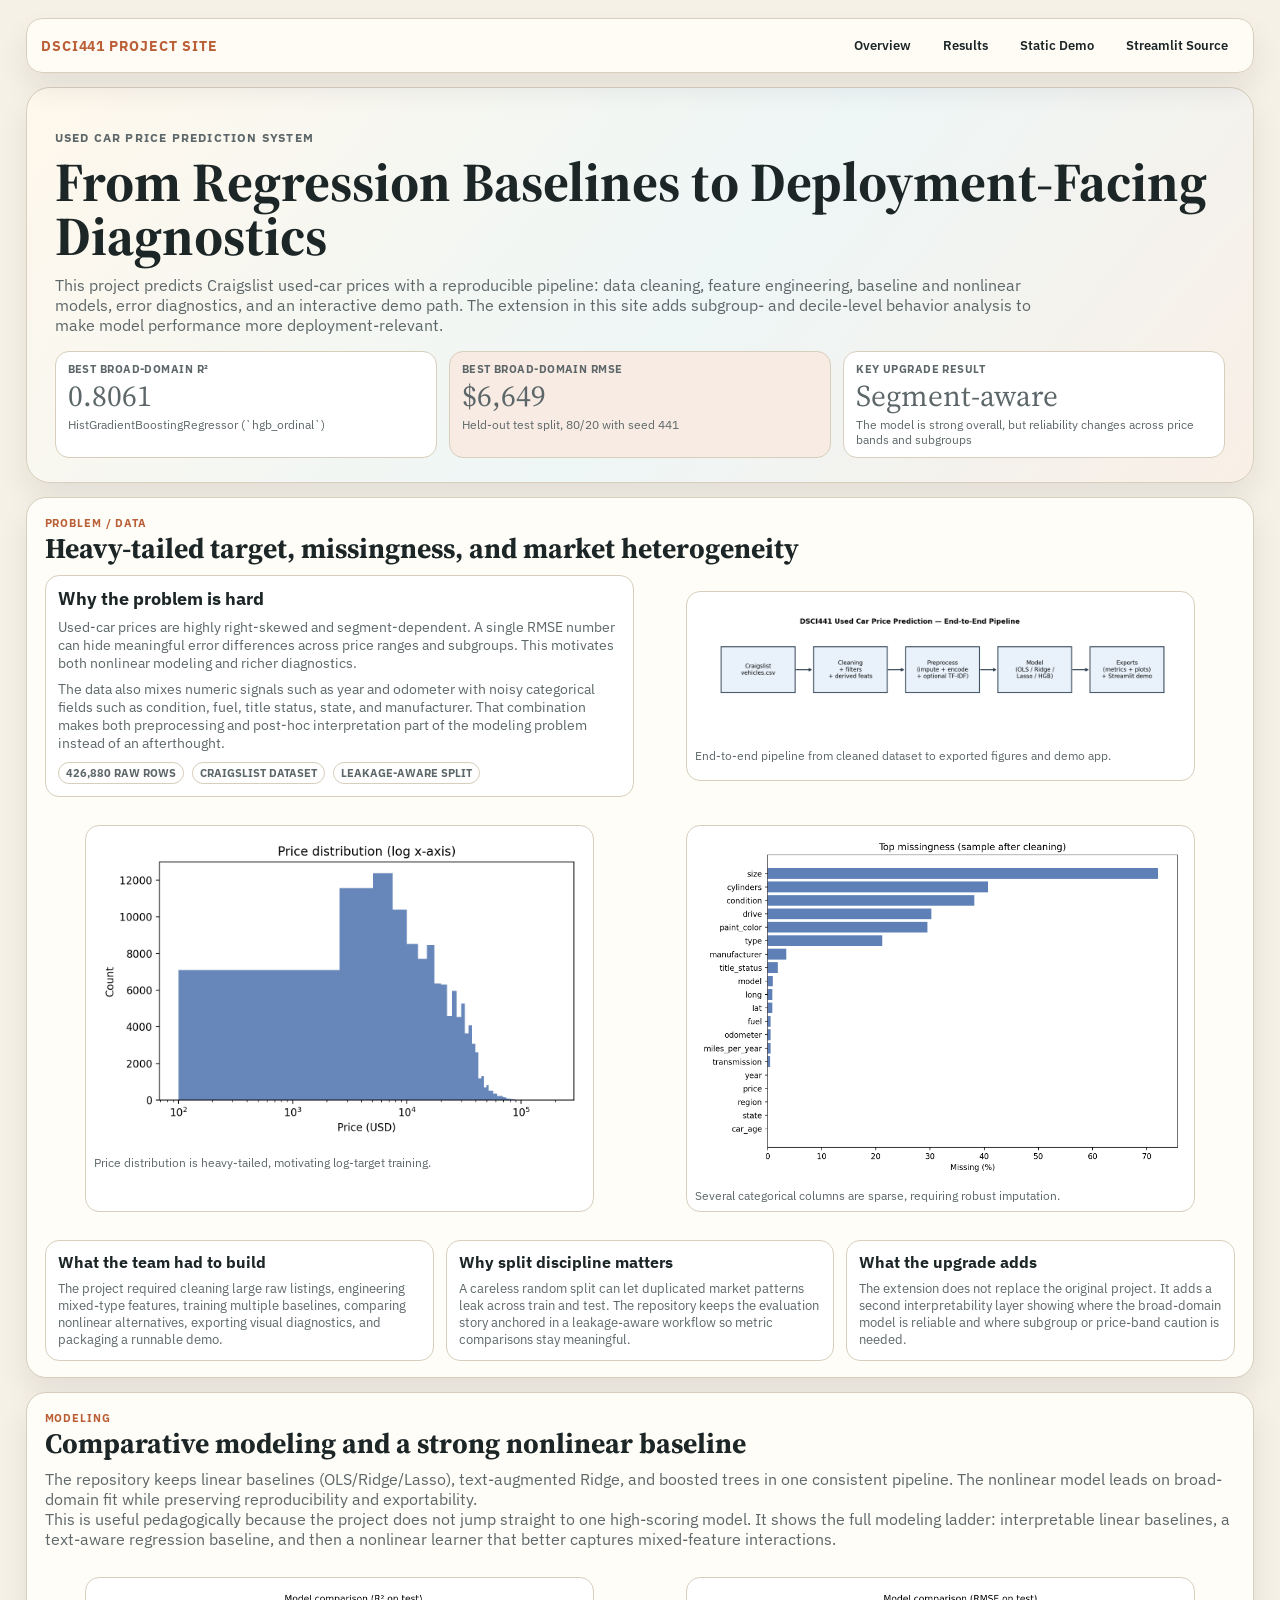
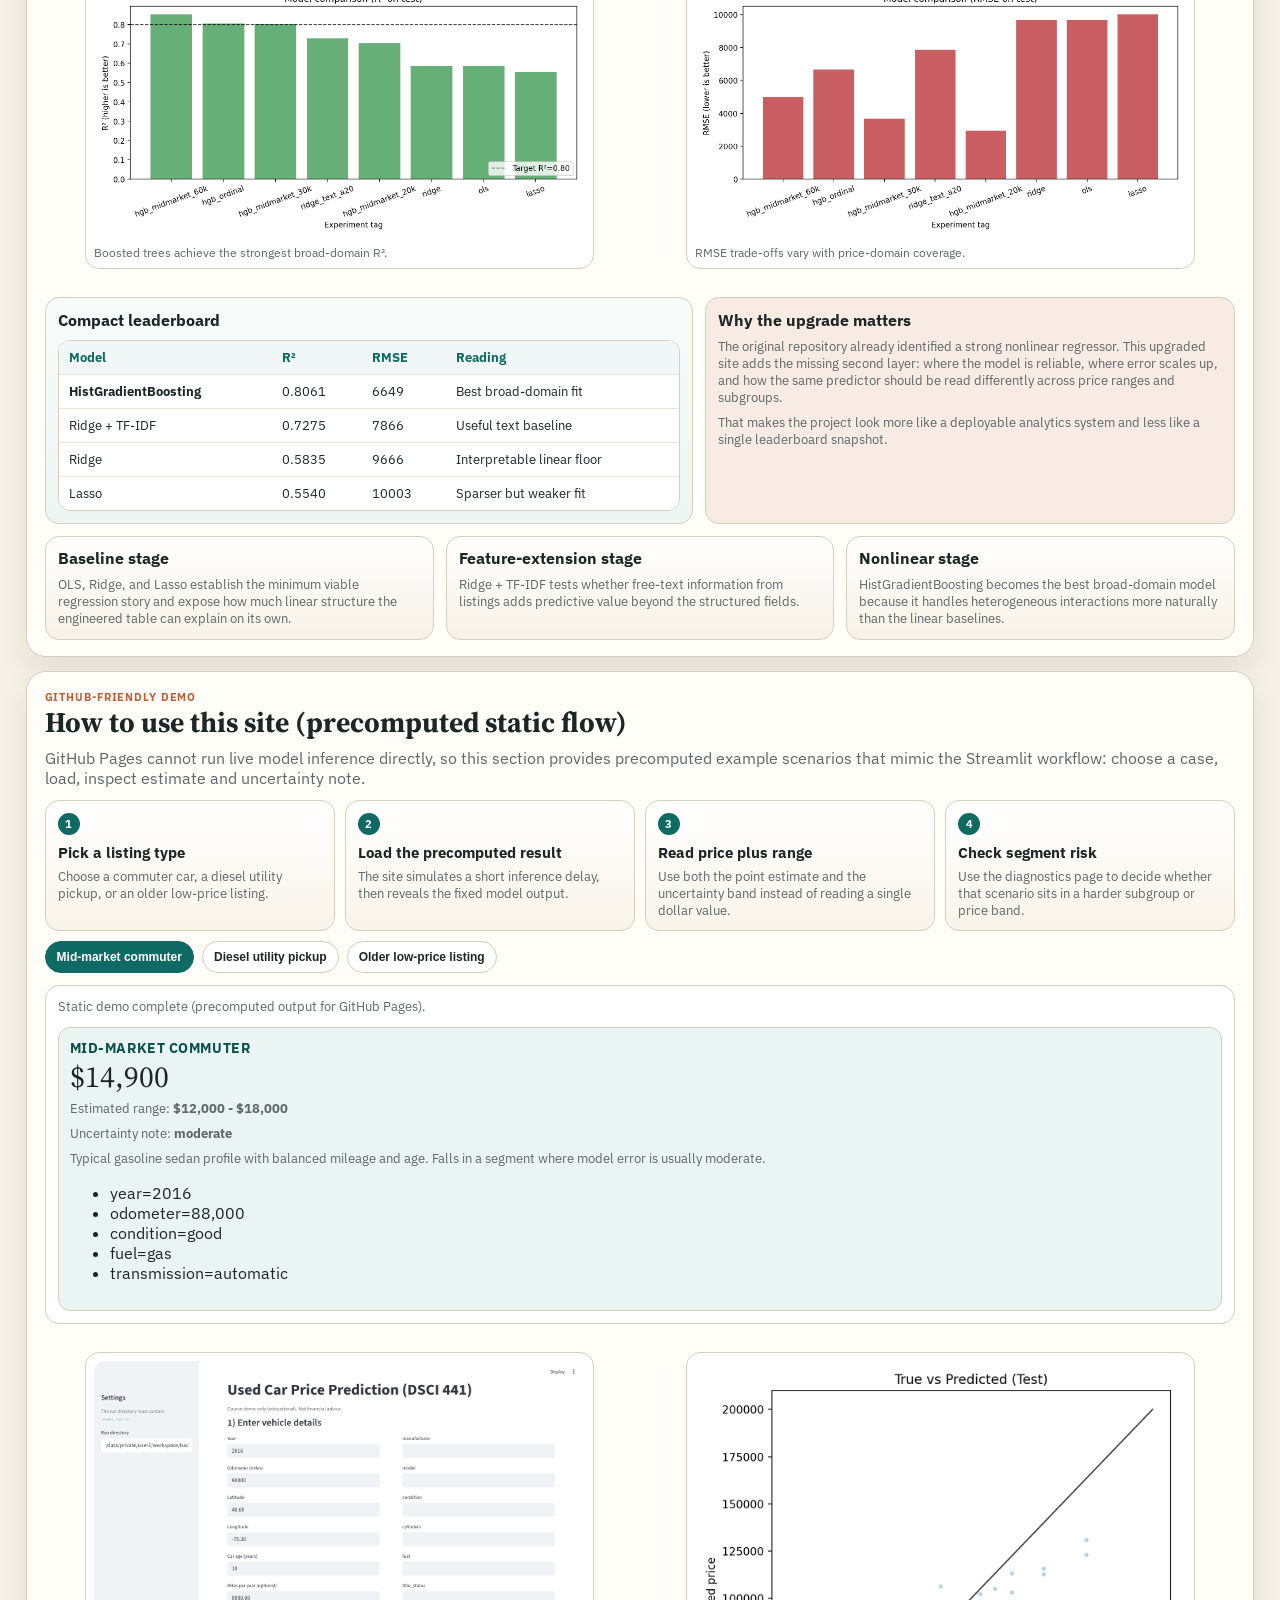
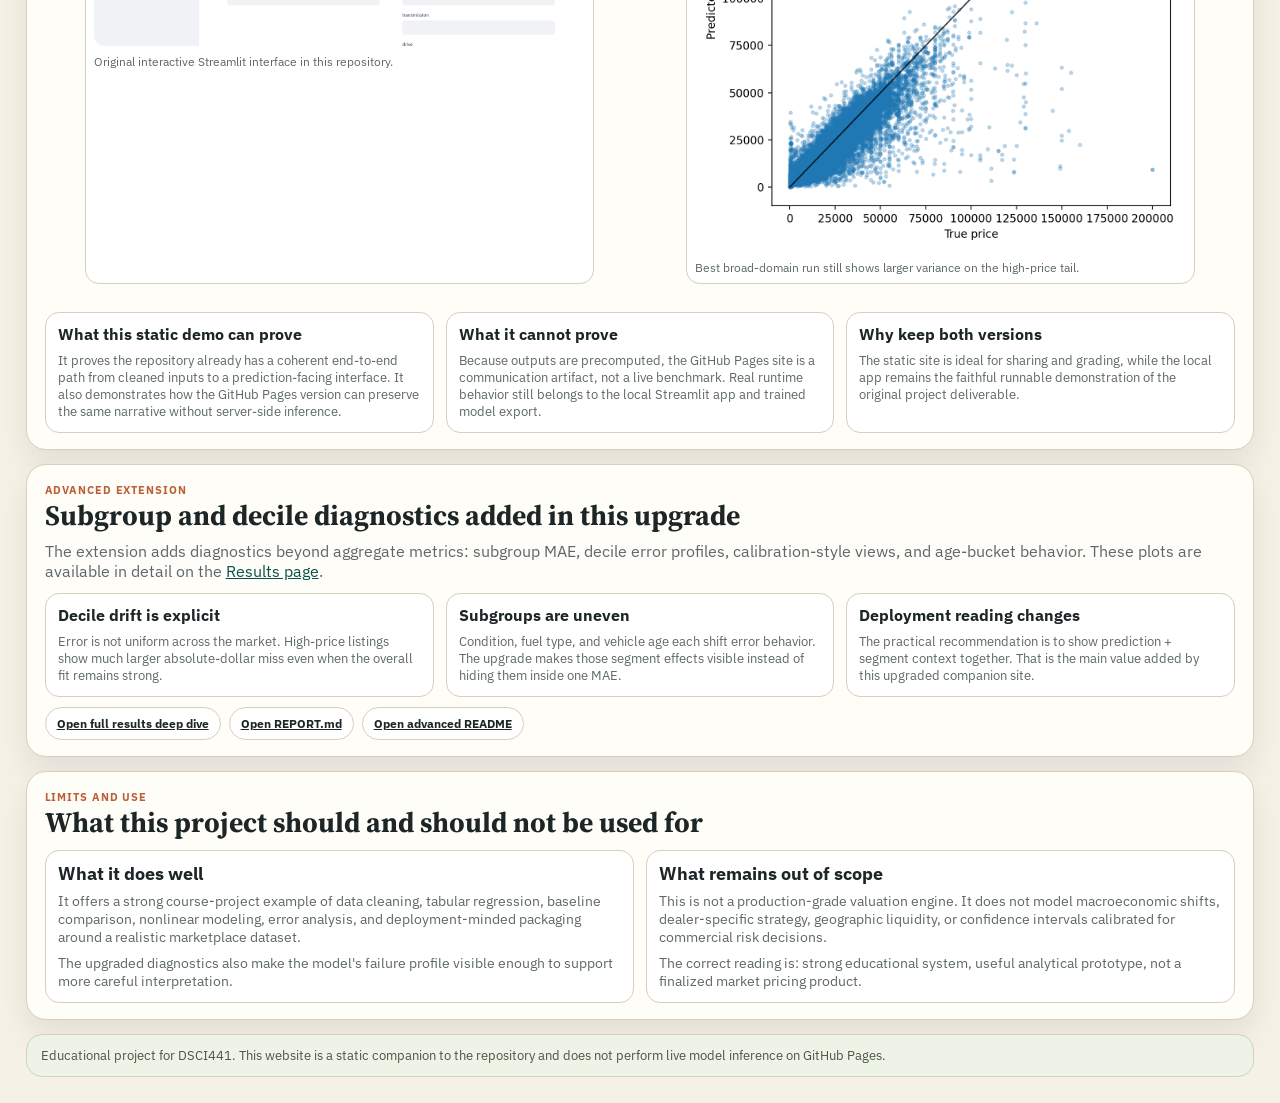
<file: docs/index.html>
<!DOCTYPE html>
<html lang="en">
<head>
  <meta charset="UTF-8" />
  <meta name="viewport" content="width=device-width, initial-scale=1.0" />
  <title>DSCI441 Used Car Price Prediction System</title>
  <link rel="preconnect" href="https://fonts.googleapis.com" />
  <link rel="preconnect" href="https://fonts.gstatic.com" crossorigin />
  <link href="https://fonts.googleapis.com/css2?family=IBM+Plex+Sans:wght@400;500;600;700&family=Source+Serif+4:wght@600;700&display=swap" rel="stylesheet" />
  <link rel="stylesheet" href="styles.css" />
</head>
<body>
  <div class="site-wrap">
    <header class="topbar">
      <div class="brand">DSCI441 Project Site</div>
      <nav class="nav">
        <a href="index.html">Overview</a>
        <a href="results.html">Results</a>
        <a href="#demo">Static Demo</a>
        <a href="../app/app.py">Streamlit Source</a>
      </nav>
    </header>

    <section class="hero">
      <p class="eyebrow">Used Car Price Prediction System</p>
      <h1>From Regression Baselines to Deployment-Facing Diagnostics</h1>
      <p>
        This project predicts Craigslist used-car prices with a reproducible pipeline: data cleaning, feature engineering,
        baseline and nonlinear models, error diagnostics, and an interactive demo path. The extension in this site adds
        subgroup- and decile-level behavior analysis to make model performance more deployment-relevant.
      </p>
      <div class="metric-row">
        <div class="metric">
          <p class="label">Best Broad-Domain R²</p>
          <p class="value">0.8061</p>
          <p class="note">HistGradientBoostingRegressor (`hgb_ordinal`)</p>
        </div>
        <div class="metric warm">
          <p class="label">Best Broad-Domain RMSE</p>
          <p class="value">$6,649</p>
          <p class="note">Held-out test split, 80/20 with seed 441</p>
        </div>
        <div class="metric">
          <p class="label">Key Upgrade Result</p>
          <p class="value">Segment-aware</p>
          <p class="note">The model is strong overall, but reliability changes across price bands and subgroups</p>
        </div>
      </div>
    </section>

    <section class="block">
      <p class="kicker">Problem / Data</p>
      <h2>Heavy-tailed target, missingness, and market heterogeneity</h2>
      <div class="grid-2">
        <article class="card">
          <h3>Why the problem is hard</h3>
          <p>
            Used-car prices are highly right-skewed and segment-dependent. A single RMSE number can hide meaningful error
            differences across price ranges and subgroups. This motivates both nonlinear modeling and richer diagnostics.
          </p>
          <p>
            The data also mixes numeric signals such as year and odometer with noisy categorical fields such as condition,
            fuel, title status, state, and manufacturer. That combination makes both preprocessing and post-hoc interpretation
            part of the modeling problem instead of an afterthought.
          </p>
          <div class="btn-row">
            <span class="pill">426,880 raw rows</span>
            <span class="pill">Craigslist dataset</span>
            <span class="pill">Leakage-aware split</span>
          </div>
        </article>
        <figure class="fig">
          <img src="assets/pipeline_overview.png" alt="Pipeline overview for DSCI441 project" />
          <figcaption>End-to-end pipeline from cleaned dataset to exported figures and demo app.</figcaption>
        </figure>
      </div>
      <div class="gallery">
        <figure class="fig">
          <img src="assets/price_hist_logx.png" alt="Price histogram on log-scaled x-axis" />
          <figcaption>Price distribution is heavy-tailed, motivating log-target training.</figcaption>
        </figure>
        <figure class="fig">
          <img src="assets/missingness_top20.png" alt="Top missingness columns" />
          <figcaption>Several categorical columns are sparse, requiring robust imputation.</figcaption>
        </figure>
      </div>
      <div class="deliverable-grid">
        <article class="deliverable">
          <h3>What the team had to build</h3>
          <p>
            The project required cleaning large raw listings, engineering mixed-type features, training multiple baselines,
            comparing nonlinear alternatives, exporting visual diagnostics, and packaging a runnable demo.
          </p>
        </article>
        <article class="deliverable">
          <h3>Why split discipline matters</h3>
          <p>
            A careless random split can let duplicated market patterns leak across train and test. The repository keeps the
            evaluation story anchored in a leakage-aware workflow so metric comparisons stay meaningful.
          </p>
        </article>
        <article class="deliverable">
          <h3>What the upgrade adds</h3>
          <p>
            The extension does not replace the original project. It adds a second interpretability layer showing where the
            broad-domain model is reliable and where subgroup or price-band caution is needed.
          </p>
        </article>
      </div>
    </section>

    <section class="block">
      <p class="kicker">Modeling</p>
      <h2>Comparative modeling and a strong nonlinear baseline</h2>
      <p>
        The repository keeps linear baselines (OLS/Ridge/Lasso), text-augmented Ridge, and boosted trees in one consistent
        pipeline. The nonlinear model leads on broad-domain fit while preserving reproducibility and exportability.
      </p>
      <p>
        This is useful pedagogically because the project does not jump straight to one high-scoring model. It shows the full
        modeling ladder: interpretable linear baselines, a text-aware regression baseline, and then a nonlinear learner that
        better captures mixed-feature interactions.
      </p>
      <div class="gallery">
        <figure class="fig">
          <img src="assets/model_comparison_r2.png" alt="R2 model comparison chart" />
          <figcaption>Boosted trees achieve the strongest broad-domain R².</figcaption>
        </figure>
        <figure class="fig">
          <img src="assets/model_comparison_rmse.png" alt="RMSE model comparison chart" />
          <figcaption>RMSE trade-offs vary with price-domain coverage.</figcaption>
        </figure>
      </div>
      <div class="score-grid">
        <article class="score-card">
          <h3>Compact leaderboard</h3>
          <div class="table-wrap">
            <table>
              <thead>
                <tr>
                  <th>Model</th>
                  <th>R²</th>
                  <th>RMSE</th>
                  <th>Reading</th>
                </tr>
              </thead>
              <tbody>
                <tr><td><strong>HistGradientBoosting</strong></td><td>0.8061</td><td>6649</td><td>Best broad-domain fit</td></tr>
                <tr><td>Ridge + TF-IDF</td><td>0.7275</td><td>7866</td><td>Useful text baseline</td></tr>
                <tr><td>Ridge</td><td>0.5835</td><td>9666</td><td>Interpretable linear floor</td></tr>
                <tr><td>Lasso</td><td>0.5540</td><td>10003</td><td>Sparser but weaker fit</td></tr>
              </tbody>
            </table>
          </div>
        </article>
        <article class="note-box">
          <h3>Why the upgrade matters</h3>
          <p>
            The original repository already identified a strong nonlinear regressor. This upgraded site adds the missing
            second layer: where the model is reliable, where error scales up, and how the same predictor should be read
            differently across price ranges and subgroups.
          </p>
          <p>
            That makes the project look more like a deployable analytics system and less like a single leaderboard snapshot.
          </p>
        </article>
      </div>
      <div class="timeline-grid">
        <article class="timeline-card">
          <h3>Baseline stage</h3>
          <p>
            OLS, Ridge, and Lasso establish the minimum viable regression story and expose how much linear structure the
            engineered table can explain on its own.
          </p>
        </article>
        <article class="timeline-card">
          <h3>Feature-extension stage</h3>
          <p>
            Ridge + TF-IDF tests whether free-text information from listings adds predictive value beyond the structured fields.
          </p>
        </article>
        <article class="timeline-card">
          <h3>Nonlinear stage</h3>
          <p>
            HistGradientBoosting becomes the best broad-domain model because it handles heterogeneous interactions more naturally
            than the linear baselines.
          </p>
        </article>
      </div>
    </section>

    <section class="block" id="demo">
      <p class="kicker">GitHub-friendly Demo</p>
      <h2>How to use this site (precomputed static flow)</h2>
      <p>
        GitHub Pages cannot run live model inference directly, so this section provides precomputed example scenarios that
        mimic the Streamlit workflow: choose a case, load, inspect estimate and uncertainty note.
      </p>
      <div class="step-strip">
        <article class="step">
          <span class="idx">1</span>
          <h3>Pick a listing type</h3>
          <p>Choose a commuter car, a diesel utility pickup, or an older low-price listing.</p>
        </article>
        <article class="step">
          <span class="idx">2</span>
          <h3>Load the precomputed result</h3>
          <p>The site simulates a short inference delay, then reveals the fixed model output.</p>
        </article>
        <article class="step">
          <span class="idx">3</span>
          <h3>Read price plus range</h3>
          <p>Use both the point estimate and the uncertainty band instead of reading a single dollar value.</p>
        </article>
        <article class="step">
          <span class="idx">4</span>
          <h3>Check segment risk</h3>
          <p>Use the diagnostics page to decide whether that scenario sits in a harder subgroup or price band.</p>
        </article>
      </div>
      <div class="btn-row">
        <button class="btn" data-case-btn="commuter">Mid-market commuter</button>
        <button class="btn" data-case-btn="pickup">Diesel utility pickup</button>
        <button class="btn" data-case-btn="older">Older low-price listing</button>
      </div>
      <div class="demo-shell">
        <div id="demo-status" class="demo-status">Preparing static scenario ...</div>
        <div id="demo-loader" class="loader"><span></span></div>
        <div id="demo-result" class="demo-result" style="display:none;">
          <h4 id="demo-title">Scenario</h4>
          <div id="demo-price" class="price">$--</div>
          <div class="small">Estimated range: <strong id="demo-range">--</strong></div>
          <div class="small">Uncertainty note: <strong id="demo-confidence">--</strong></div>
          <div class="small" id="demo-note"></div>
          <ul id="demo-fields" class="bullets"></ul>
        </div>
      </div>
      <div class="gallery">
        <figure class="fig">
          <img src="assets/streamlit_demo.png" alt="Streamlit demo screenshot" />
          <figcaption>Original interactive Streamlit interface in this repository.</figcaption>
        </figure>
        <figure class="fig">
          <img src="assets/true_vs_pred_hgb_ordinal.png" alt="True versus predicted plot for best run" />
          <figcaption>Best broad-domain run still shows larger variance on the high-price tail.</figcaption>
        </figure>
      </div>
      <div class="deliverable-grid">
        <article class="deliverable">
          <h3>What this static demo can prove</h3>
          <p>
            It proves the repository already has a coherent end-to-end path from cleaned inputs to a prediction-facing interface.
            It also demonstrates how the GitHub Pages version can preserve the same narrative without server-side inference.
          </p>
        </article>
        <article class="deliverable">
          <h3>What it cannot prove</h3>
          <p>
            Because outputs are precomputed, the GitHub Pages site is a communication artifact, not a live benchmark. Real
            runtime behavior still belongs to the local Streamlit app and trained model export.
          </p>
        </article>
        <article class="deliverable">
          <h3>Why keep both versions</h3>
          <p>
            The static site is ideal for sharing and grading, while the local app remains the faithful runnable demonstration
            of the original project deliverable.
          </p>
        </article>
      </div>
    </section>

    <section class="block">
      <p class="kicker">Advanced Extension</p>
      <h2>Subgroup and decile diagnostics added in this upgrade</h2>
      <p>
        The extension adds diagnostics beyond aggregate metrics: subgroup MAE, decile error profiles, calibration-style views,
        and age-bucket behavior. These plots are available in detail on the <a href="results.html">Results page</a>.
      </p>
      <div class="insight-grid">
        <article class="insight-card">
          <h3>Decile drift is explicit</h3>
          <p>
            Error is not uniform across the market. High-price listings show much larger absolute-dollar miss even when the
            overall fit remains strong.
          </p>
        </article>
        <article class="insight-card">
          <h3>Subgroups are uneven</h3>
          <p>
            Condition, fuel type, and vehicle age each shift error behavior. The upgrade makes those segment effects visible
            instead of hiding them inside one MAE.
          </p>
        </article>
        <article class="insight-card">
          <h3>Deployment reading changes</h3>
          <p>
            The practical recommendation is to show prediction + segment context together. That is the main value added by
            this upgraded companion site.
          </p>
        </article>
      </div>
      <div class="btn-row">
        <a class="btn" href="results.html">Open full results deep dive</a>
        <a class="btn" href="../results/REPORT.md">Open REPORT.md</a>
        <a class="btn" href="../results/advanced/README.md">Open advanced README</a>
      </div>
    </section>

    <section class="block">
      <p class="kicker">Limits and Use</p>
      <h2>What this project should and should not be used for</h2>
      <div class="grid-2">
        <article class="card">
          <h3>What it does well</h3>
          <p>
            It offers a strong course-project example of data cleaning, tabular regression, baseline comparison, nonlinear
            modeling, error analysis, and deployment-minded packaging around a realistic marketplace dataset.
          </p>
          <p>
            The upgraded diagnostics also make the model's failure profile visible enough to support more careful interpretation.
          </p>
        </article>
        <article class="card">
          <h3>What remains out of scope</h3>
          <p>
            This is not a production-grade valuation engine. It does not model macroeconomic shifts, dealer-specific strategy,
            geographic liquidity, or confidence intervals calibrated for commercial risk decisions.
          </p>
          <p>
            The correct reading is: strong educational system, useful analytical prototype, not a finalized market pricing product.
          </p>
        </article>
      </div>
    </section>

    <footer class="site-footer">
      Educational project for DSCI441. This website is a static companion to the repository and does not perform live model
      inference on GitHub Pages.
    </footer>
  </div>

  <script src="script.js"></script>
</body>
</html>
</file>
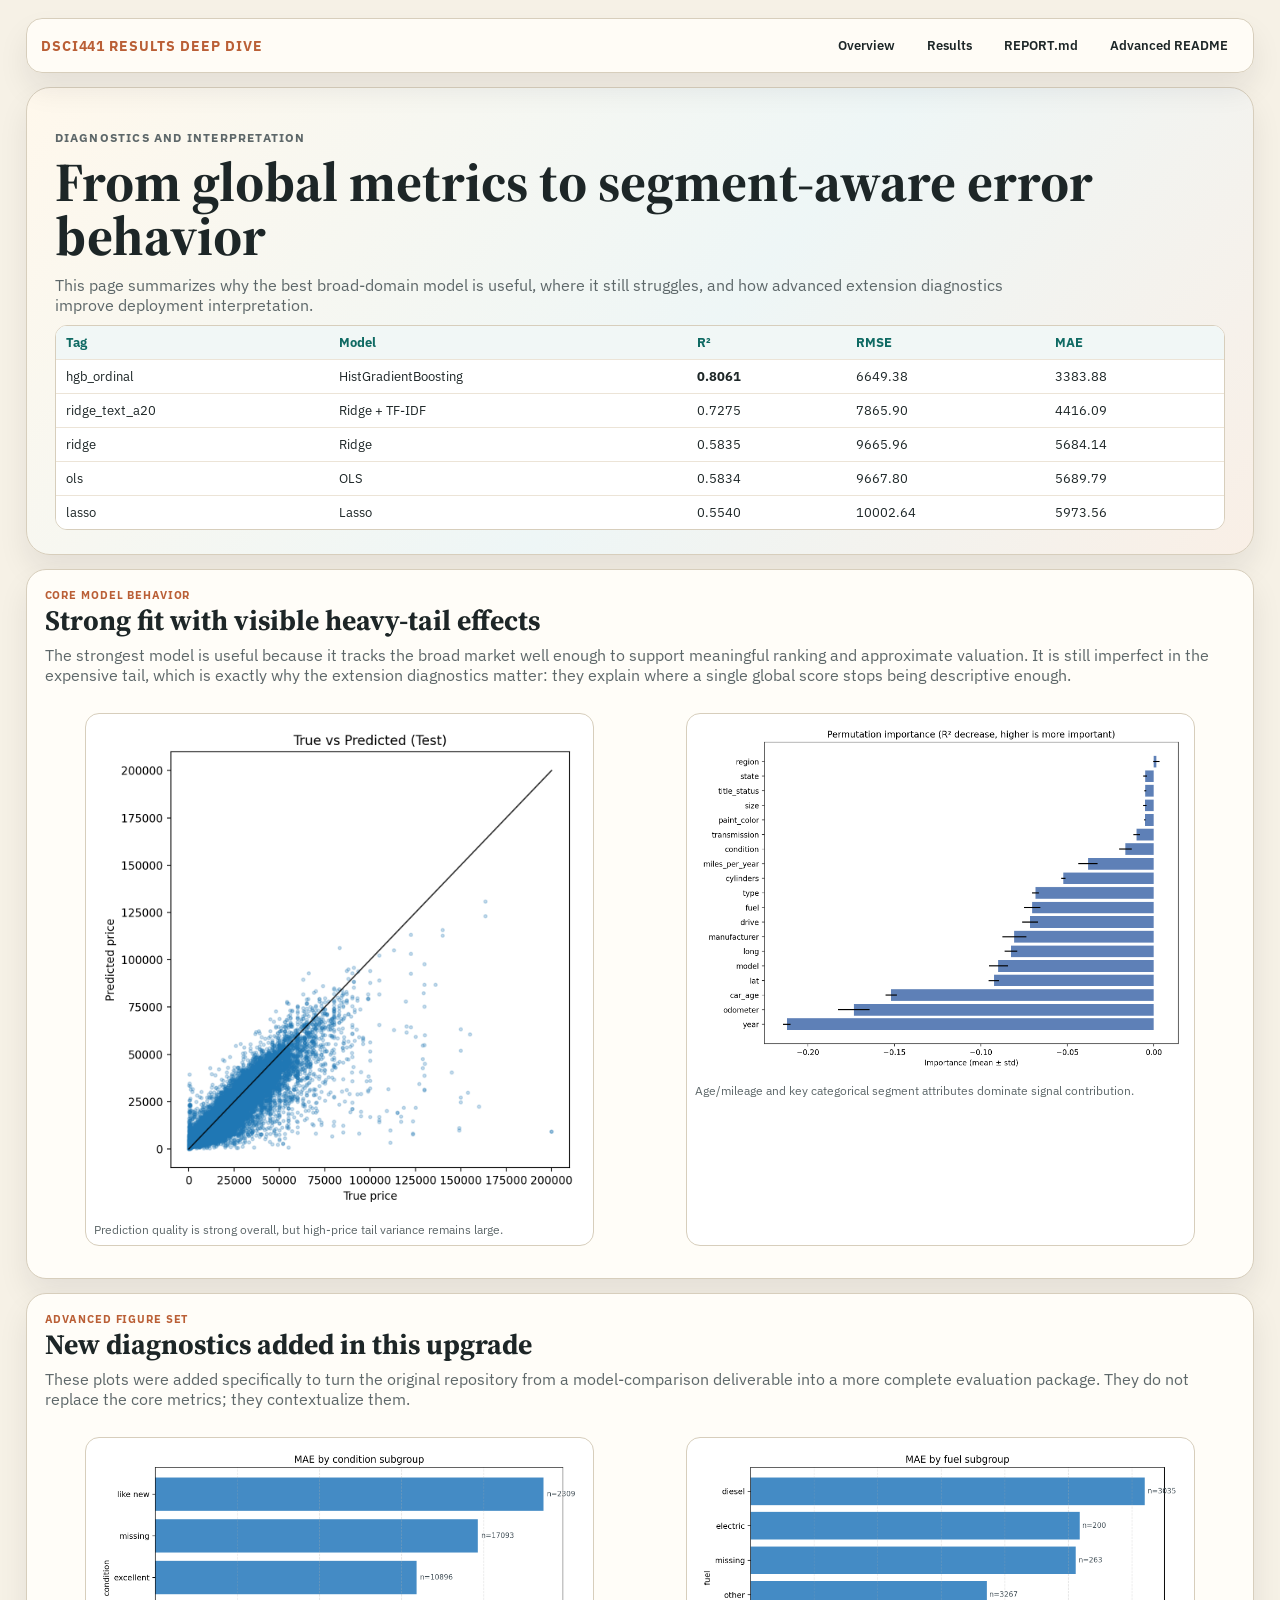
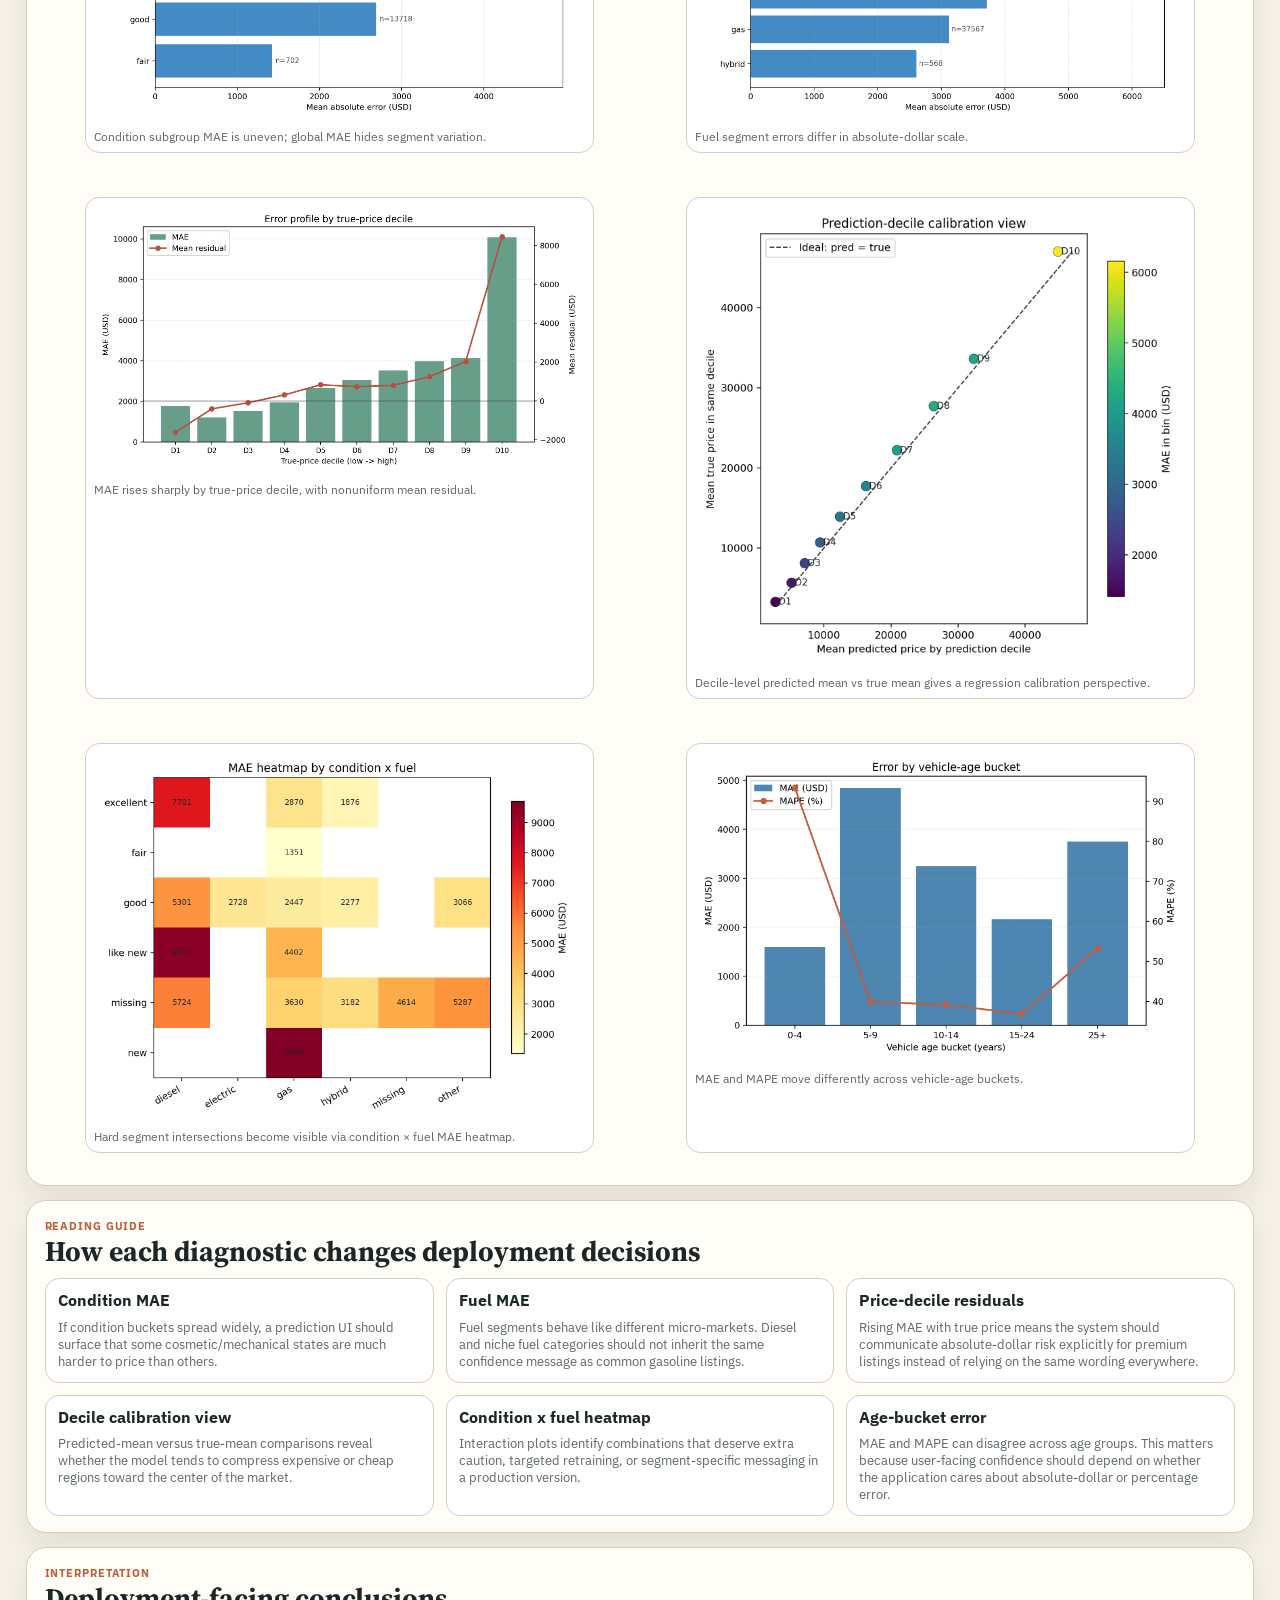
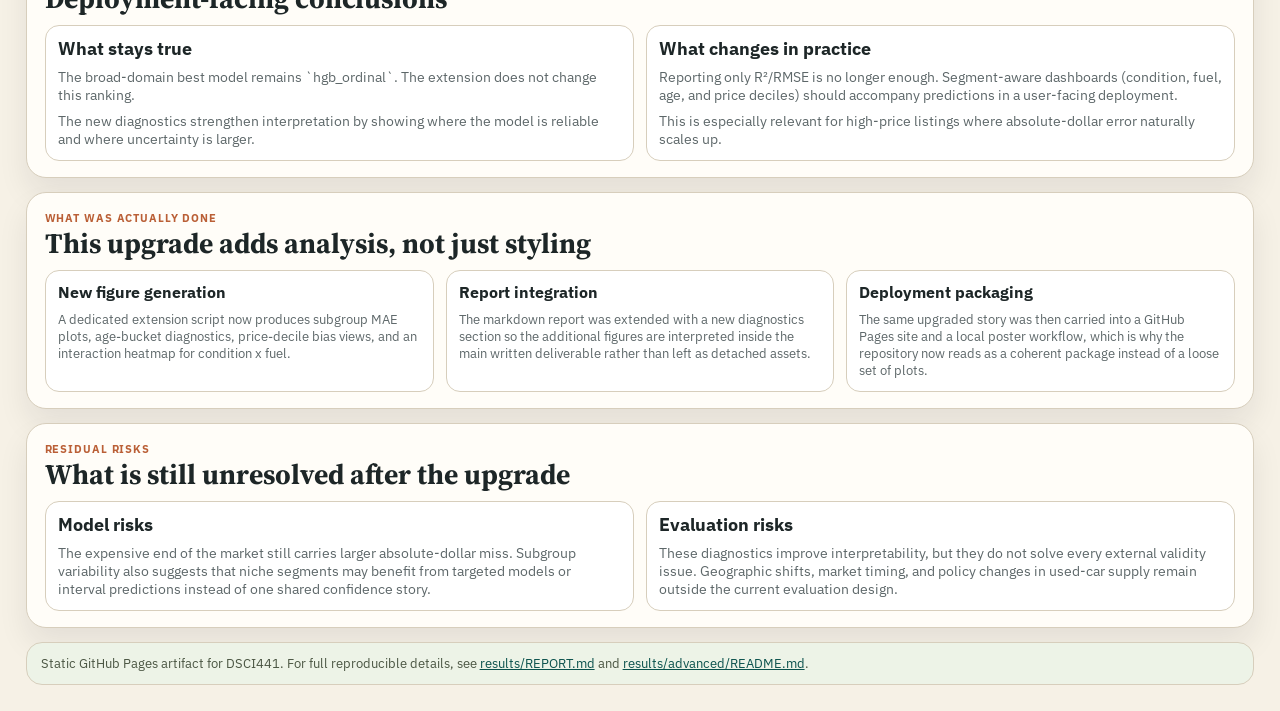
<file: docs/results.html>
<!DOCTYPE html>
<html lang="en">
<head>
  <meta charset="UTF-8" />
  <meta name="viewport" content="width=device-width, initial-scale=1.0" />
  <title>DSCI441 Results Deep Dive</title>
  <link rel="preconnect" href="https://fonts.googleapis.com" />
  <link rel="preconnect" href="https://fonts.gstatic.com" crossorigin />
  <link href="https://fonts.googleapis.com/css2?family=IBM+Plex+Sans:wght@400;500;600;700&family=Source+Serif+4:wght@600;700&display=swap" rel="stylesheet" />
  <link rel="stylesheet" href="styles.css" />
</head>
<body>
  <div class="site-wrap">
    <header class="topbar">
      <div class="brand">DSCI441 Results Deep Dive</div>
      <nav class="nav">
        <a href="index.html">Overview</a>
        <a href="results.html">Results</a>
        <a href="../results/REPORT.md">REPORT.md</a>
        <a href="../results/advanced/README.md">Advanced README</a>
      </nav>
    </header>

    <section class="hero">
      <p class="eyebrow">Diagnostics and Interpretation</p>
      <h1>From global metrics to segment-aware error behavior</h1>
      <p>
        This page summarizes why the best broad-domain model is useful, where it still struggles, and how advanced extension
        diagnostics improve deployment interpretation.
      </p>
      <div class="table-wrap">
        <table>
          <thead>
            <tr>
              <th>Tag</th>
              <th>Model</th>
              <th>R²</th>
              <th>RMSE</th>
              <th>MAE</th>
            </tr>
          </thead>
          <tbody>
            <tr><td>hgb_ordinal</td><td>HistGradientBoosting</td><td><strong>0.8061</strong></td><td>6649.38</td><td>3383.88</td></tr>
            <tr><td>ridge_text_a20</td><td>Ridge + TF-IDF</td><td>0.7275</td><td>7865.90</td><td>4416.09</td></tr>
            <tr><td>ridge</td><td>Ridge</td><td>0.5835</td><td>9665.96</td><td>5684.14</td></tr>
            <tr><td>ols</td><td>OLS</td><td>0.5834</td><td>9667.80</td><td>5689.79</td></tr>
            <tr><td>lasso</td><td>Lasso</td><td>0.5540</td><td>10002.64</td><td>5973.56</td></tr>
          </tbody>
        </table>
      </div>
    </section>

    <section class="block">
      <p class="kicker">Core Model Behavior</p>
      <h2>Strong fit with visible heavy-tail effects</h2>
      <p>
        The strongest model is useful because it tracks the broad market well enough to support meaningful ranking and
        approximate valuation. It is still imperfect in the expensive tail, which is exactly why the extension diagnostics
        matter: they explain where a single global score stops being descriptive enough.
      </p>
      <div class="gallery">
        <figure class="fig">
          <img src="assets/true_vs_pred_hgb_ordinal.png" alt="True versus predicted for hgb_ordinal" />
          <figcaption>Prediction quality is strong overall, but high-price tail variance remains large.</figcaption>
        </figure>
        <figure class="fig">
          <img src="assets/perm_importance_hgb_ordinal.png" alt="Permutation importance for hgb_ordinal" />
          <figcaption>Age/mileage and key categorical segment attributes dominate signal contribution.</figcaption>
        </figure>
      </div>
    </section>

    <section class="block">
      <p class="kicker">Advanced Figure Set</p>
      <h2>New diagnostics added in this upgrade</h2>
      <p>
        These plots were added specifically to turn the original repository from a model-comparison deliverable into a more
        complete evaluation package. They do not replace the core metrics; they contextualize them.
      </p>
      <div class="gallery">
        <figure class="fig">
          <img src="assets/mae_by_condition_hgb_ordinal.png" alt="MAE by condition subgroup" />
          <figcaption>Condition subgroup MAE is uneven; global MAE hides segment variation.</figcaption>
        </figure>
        <figure class="fig">
          <img src="assets/mae_by_fuel_hgb_ordinal.png" alt="MAE by fuel subgroup" />
          <figcaption>Fuel segment errors differ in absolute-dollar scale.</figcaption>
        </figure>
        <figure class="fig">
          <img src="assets/bias_by_price_decile_hgb_ordinal.png" alt="Bias by price decile" />
          <figcaption>MAE rises sharply by true-price decile, with nonuniform mean residual.</figcaption>
        </figure>
        <figure class="fig">
          <img src="assets/calibration_pred_vs_true_decile_hgb_ordinal.png" alt="Decile calibration view" />
          <figcaption>Decile-level predicted mean vs true mean gives a regression calibration perspective.</figcaption>
        </figure>
        <figure class="fig">
          <img src="assets/mae_heatmap_condition_fuel_hgb_ordinal.png" alt="Condition fuel heatmap" />
          <figcaption>Hard segment intersections become visible via condition × fuel MAE heatmap.</figcaption>
        </figure>
        <figure class="fig">
          <img src="assets/error_by_age_bucket_hgb_ordinal.png" alt="Error by age bucket" />
          <figcaption>MAE and MAPE move differently across vehicle-age buckets.</figcaption>
        </figure>
      </div>
    </section>

    <section class="block">
      <p class="kicker">Reading Guide</p>
      <h2>How each diagnostic changes deployment decisions</h2>
      <div class="insight-grid">
        <article class="insight-card">
          <h3>Condition MAE</h3>
          <p>
            If condition buckets spread widely, a prediction UI should surface that some cosmetic/mechanical states are
            much harder to price than others.
          </p>
        </article>
        <article class="insight-card">
          <h3>Fuel MAE</h3>
          <p>
            Fuel segments behave like different micro-markets. Diesel and niche fuel categories should not inherit the same
            confidence message as common gasoline listings.
          </p>
        </article>
        <article class="insight-card">
          <h3>Price-decile residuals</h3>
          <p>
            Rising MAE with true price means the system should communicate absolute-dollar risk explicitly for premium
            listings instead of relying on the same wording everywhere.
          </p>
        </article>
        <article class="insight-card">
          <h3>Decile calibration view</h3>
          <p>
            Predicted-mean versus true-mean comparisons reveal whether the model tends to compress expensive or cheap
            regions toward the center of the market.
          </p>
        </article>
        <article class="insight-card">
          <h3>Condition x fuel heatmap</h3>
          <p>
            Interaction plots identify combinations that deserve extra caution, targeted retraining, or segment-specific
            messaging in a production version.
          </p>
        </article>
        <article class="insight-card">
          <h3>Age-bucket error</h3>
          <p>
            MAE and MAPE can disagree across age groups. This matters because user-facing confidence should depend on
            whether the application cares about absolute-dollar or percentage error.
          </p>
        </article>
      </div>
    </section>

    <section class="block">
      <p class="kicker">Interpretation</p>
      <h2>Deployment-facing conclusions</h2>
      <div class="grid-2">
        <article class="card">
          <h3>What stays true</h3>
          <p>
            The broad-domain best model remains `hgb_ordinal`. The extension does not change this ranking.
          </p>
          <p>
            The new diagnostics strengthen interpretation by showing where the model is reliable and where uncertainty is larger.
          </p>
        </article>
        <article class="card">
          <h3>What changes in practice</h3>
          <p>
            Reporting only R²/RMSE is no longer enough. Segment-aware dashboards (condition, fuel, age, and price deciles)
            should accompany predictions in a user-facing deployment.
          </p>
          <p>
            This is especially relevant for high-price listings where absolute-dollar error naturally scales up.
          </p>
        </article>
      </div>
    </section>

    <section class="block">
      <p class="kicker">What Was Actually Done</p>
      <h2>This upgrade adds analysis, not just styling</h2>
      <div class="deliverable-grid">
        <article class="deliverable">
          <h3>New figure generation</h3>
          <p>
            A dedicated extension script now produces subgroup MAE plots, age-bucket diagnostics, price-decile bias views,
            and an interaction heatmap for condition x fuel.
          </p>
        </article>
        <article class="deliverable">
          <h3>Report integration</h3>
          <p>
            The markdown report was extended with a new diagnostics section so the additional figures are interpreted inside
            the main written deliverable rather than left as detached assets.
          </p>
        </article>
        <article class="deliverable">
          <h3>Deployment packaging</h3>
          <p>
            The same upgraded story was then carried into a GitHub Pages site and a local poster workflow, which is why the
            repository now reads as a coherent package instead of a loose set of plots.
          </p>
        </article>
      </div>
    </section>

    <section class="block">
      <p class="kicker">Residual Risks</p>
      <h2>What is still unresolved after the upgrade</h2>
      <div class="grid-2">
        <article class="card">
          <h3>Model risks</h3>
          <p>
            The expensive end of the market still carries larger absolute-dollar miss. Subgroup variability also suggests that
            niche segments may benefit from targeted models or interval predictions instead of one shared confidence story.
          </p>
        </article>
        <article class="card">
          <h3>Evaluation risks</h3>
          <p>
            These diagnostics improve interpretability, but they do not solve every external validity issue. Geographic shifts,
            market timing, and policy changes in used-car supply remain outside the current evaluation design.
          </p>
        </article>
      </div>
    </section>

    <footer class="site-footer">
      Static GitHub Pages artifact for DSCI441. For full reproducible details, see
      <a href="../results/REPORT.md">results/REPORT.md</a> and <a href="../results/advanced/README.md">results/advanced/README.md</a>.
    </footer>
  </div>
</body>
</html>
</file>
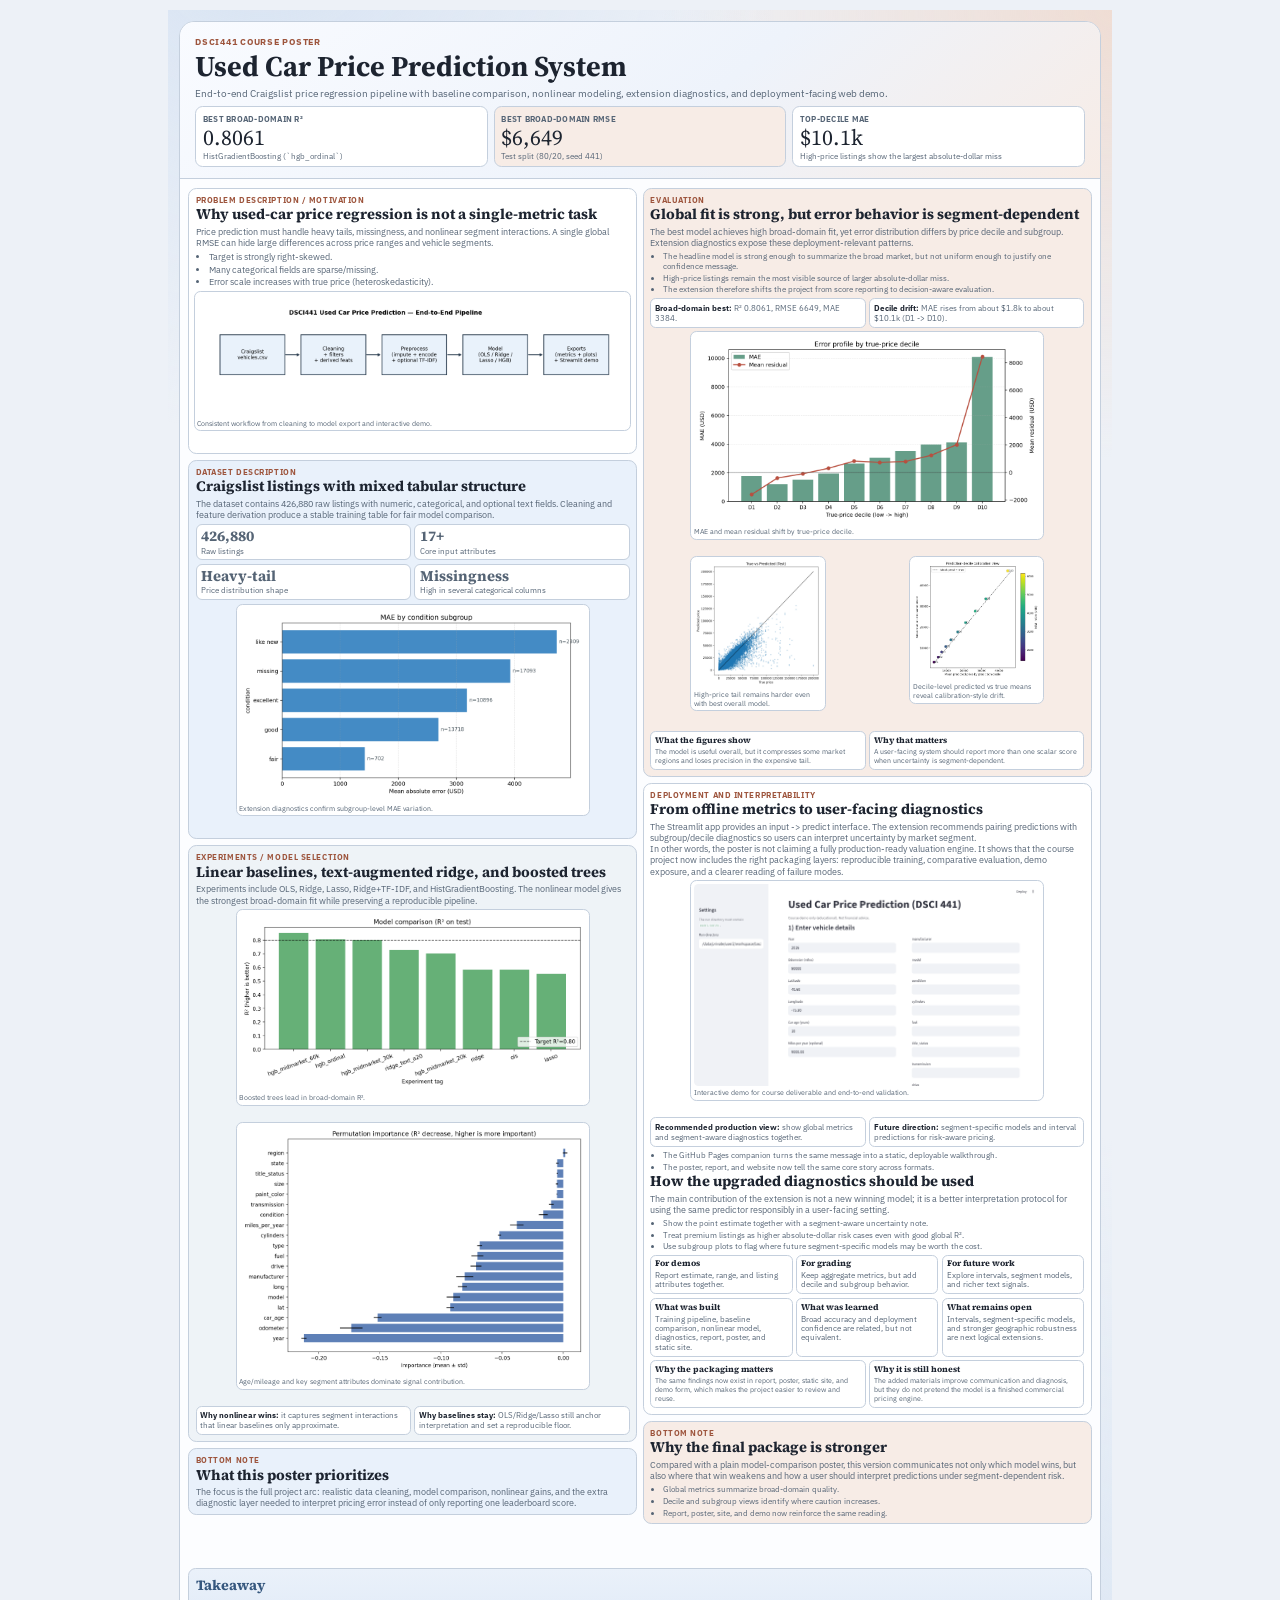
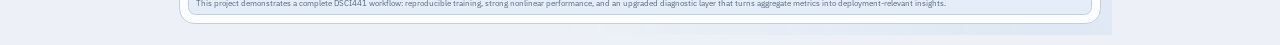
<file: presentation/poster_web_441/UsedCarPricePoster441.html>
<!DOCTYPE html>
<html lang="en">
<head>
  <meta charset="UTF-8" />
  <meta name="viewport" content="width=device-width, initial-scale=1.0" />
  <title>Used Car Price Prediction System - DSCI441 Poster</title>
  <style>
    @import url("https://fonts.googleapis.com/css2?family=IBM+Plex+Sans:wght@400;500;600;700&family=Source+Serif+4:wght@600;700&display=swap");

    :root {
      --page-w: 250mm;
      --page-h: 430mm;
      --bg: #edf1f7;
      --ink: #1d2430;
      --muted: #556475;
      --panel: #fcfdff;
      --line: #c4cfdd;
      --green: #2f5d88;
      --green-soft: #e9f1fb;
      --amber: #9d543c;
      --amber-soft: #f7ece6;
      --olive-soft: #eef3f7;
    }

    @page {
      size: A4 portrait;
      margin: 0;
    }

    * {
      box-sizing: border-box;
      -webkit-print-color-adjust: exact;
      print-color-adjust: exact;
    }

    html,
    body {
      margin: 0;
      background: var(--bg);
      color: var(--ink);
      font-family: "IBM Plex Sans", "Segoe UI", Arial, sans-serif;
    }

    body {
      display: grid;
      place-items: center;
      padding: 10px 0;
    }

    .page {
      width: var(--page-w);
      min-height: var(--page-h);
      margin: 0 auto;
      padding: 3mm;
      background:
        radial-gradient(circle at 10% -6%, #d7e3f3 0, transparent 27%),
        radial-gradient(circle at 100% 0, #efddd4 0, transparent 24%),
        radial-gradient(circle at 94% 100%, #dee8f4 0, transparent 27%),
        var(--bg);
    }

    .poster {
      border: 0.3mm solid var(--line);
      border-radius: 4mm;
      background: var(--panel);
      min-height: calc(var(--page-h) - 6mm);
      overflow: hidden;
      display: flex;
      flex-direction: column;
    }

    .hero {
      padding: 3.4mm 4mm 3mm;
      border-bottom: 0.3mm solid var(--line);
      background: linear-gradient(140deg, #f9fbff 0%, #eef3fb 56%, #f7ece6 100%);
    }

    .eyebrow {
      margin: 0;
      text-transform: uppercase;
      letter-spacing: 0.08em;
      font-weight: 700;
      font-size: 2.5mm;
      color: var(--amber);
    }

    h1 {
      margin: 1.1mm 0 0;
      font-family: "Source Serif 4", Georgia, serif;
      font-size: 7.6mm;
      line-height: 0.98;
    }

    .subtitle {
      margin: 1.6mm 0 0;
      font-size: 2.55mm;
      color: var(--muted);
    }

    .metrics {
      margin-top: 1.8mm;
      display: grid;
      grid-template-columns: repeat(3, 1fr);
      gap: 1.5mm;
    }

    .metric {
      border: 0.25mm solid var(--line);
      border-radius: 2mm;
      background: #fff;
      padding: 1.5mm 1.8mm 1.3mm;
    }

    .metric.warm {
      background: var(--amber-soft);
    }

    .metric .label {
      margin: 0;
      font-size: 2.2mm;
      text-transform: uppercase;
      font-weight: 700;
      color: var(--muted);
      letter-spacing: 0.03em;
    }

    .metric .value {
      margin: 0.7mm 0 0;
      font-family: "Source Serif 4", Georgia, serif;
      font-size: 5.8mm;
      line-height: 1;
    }

    .metric .note {
      margin: 0.7mm 0 0;
      font-size: 2.15mm;
      color: var(--muted);
    }

    .content {
      padding: 2.2mm;
      display: grid;
      grid-template-columns: 1fr 1fr;
      gap: 1.6mm;
      flex: 1 1 auto;
    }

    .col {
      display: grid;
      gap: 1.6mm;
      align-content: start;
    }

    .panel {
      border: 0.25mm solid var(--line);
      border-radius: 2.2mm;
      background: #fff;
      padding: 1.55mm 1.7mm;
    }

    .panel.soft-green {
      background: var(--green-soft);
    }

    .panel.soft-amber {
      background: var(--amber-soft);
    }

    .panel.soft-olive {
      background: var(--olive-soft);
    }

    .panel .kicker {
      margin: 0;
      font-size: 2.1mm;
      text-transform: uppercase;
      letter-spacing: 0.07em;
      color: var(--amber);
      font-weight: 700;
    }

    .panel h2 {
      margin: 0.6mm 0 0.9mm;
      font-size: 3.85mm;
      line-height: 1.05;
      font-family: "Source Serif 4", Georgia, serif;
    }

    .panel p {
      margin: 0;
      font-size: 2.32mm;
      color: var(--muted);
      line-height: 1.28;
    }

    .bullets {
      margin: 0.8mm 0 0;
      padding-left: 3.5mm;
      font-size: 2.28mm;
      color: var(--muted);
      display: grid;
      gap: 0.45mm;
    }

    .stats {
      margin-top: 1mm;
      display: grid;
      grid-template-columns: repeat(2, 1fr);
      gap: 0.9mm;
    }

    .stat {
      border: 0.22mm solid var(--line);
      border-radius: 1.6mm;
      background: #fff;
      padding: 1mm 1.2mm;
    }

    .stat .n {
      margin: 0;
      font-size: 3.9mm;
      line-height: 1;
      font-family: "Source Serif 4", Georgia, serif;
      font-weight: 700;
    }

    .stat .d {
      margin: 0.5mm 0 0;
      font-size: 2.1mm;
      color: var(--muted);
    }

    .fig {
      border: 0.22mm solid var(--line);
      border-radius: 1.7mm;
      background: #fff;
      padding: 0.75mm;
      margin-top: 0.95mm;
    }

    .fig img {
      width: 100%;
      display: block;
      border-radius: 1.2mm;
    }

    .fig figcaption {
      margin-top: 0.75mm;
      font-size: 1.95mm;
      color: var(--muted);
      line-height: 1.22;
    }

    .fig.flow {
      margin-left: -0.45mm;
      margin-right: -0.45mm;
      padding: 0.55mm;
    }

    .fig-row {
      margin-top: 0.95mm;
      display: grid;
      grid-template-columns: 1fr 1fr;
      gap: 1mm;
      align-items: start;
    }

    .fig-row .fig {
      margin-top: 0;
    }

    .mini-grid {
      margin-top: 0.95mm;
      display: grid;
      grid-template-columns: 1fr 1fr;
      gap: 1mm;
    }

    .mini {
      border: 0.22mm solid var(--line);
      border-radius: 1.5mm;
      background: #fff;
      padding: 1mm;
    }

    .mini p {
      margin: 0;
      font-size: 2.1mm;
      color: var(--muted);
    }

    .mini strong {
      color: var(--ink);
    }

    .tight-bullets {
      margin: 0.8mm 0 0;
      padding-left: 3.4mm;
      font-size: 2.18mm;
      color: var(--muted);
      display: grid;
      gap: 0.42mm;
    }

    .rule-grid {
      margin-top: 0.9mm;
      display: grid;
      grid-template-columns: repeat(3, 1fr);
      gap: 1mm;
    }

    .rule {
      border: 0.22mm solid var(--line);
      border-radius: 1.5mm;
      background: #fff;
      padding: 1mm;
    }

    .rule h3 {
      margin: 0;
      font-size: 2.22mm;
      line-height: 1.15;
      font-family: "Source Serif 4", Georgia, serif;
    }

    .rule p {
      margin: 0.55mm 0 0;
      font-size: 2.02mm;
      line-height: 1.22;
    }

    .micro-grid {
      margin-top: 0.9mm;
      display: grid;
      grid-template-columns: 1fr 1fr;
      gap: 1mm;
    }

    .micro {
      border: 0.22mm solid var(--line);
      border-radius: 1.5mm;
      background: #fff;
      padding: 1mm;
    }

    .micro h3 {
      margin: 0;
      font-size: 2.18mm;
      line-height: 1.15;
      font-family: "Source Serif 4", Georgia, serif;
    }

    .micro p {
      margin: 0.55mm 0 0;
      font-size: 1.95mm;
      line-height: 1.22;
    }

    .footer {
      margin: 0 2.2mm 2.2mm;
      border: 0.25mm solid var(--line);
      border-radius: 2mm;
      background: linear-gradient(180deg, #eaf1fa 0%, #e3ecf8 100%);
      padding: 1.5mm 1.8mm;
    }

    .footer h3 {
      margin: 0;
      font-size: 3.75mm;
      font-family: "Source Serif 4", Georgia, serif;
      color: #36577e;
    }

    .footer p {
      margin: 0.7mm 0 0;
      font-size: 2.2mm;
      color: #54677e;
      line-height: 1.24;
    }

    @media print {
      @page {
        size: var(--page-w) var(--page-h);
        margin: 0;
      }

      html,
      body {
        width: var(--page-w);
        min-height: var(--page-h);
        background: #ffffff !important;
        -webkit-print-color-adjust: exact;
        print-color-adjust: exact;
      }

      body {
        display: block;
        padding: 0;
      }

      .page {
        width: var(--page-w);
        min-height: var(--page-h);
        margin: 0;
        padding: 0;
      }

      .poster {
        min-height: var(--page-h);
        border: none;
        border-radius: 0;
        box-shadow: none;
      }
    }
  </style>
</head>
<body>
  <div class="page">
    <article class="poster">
      <header class="hero">
        <p class="eyebrow">DSCI441 Course Poster</p>
        <h1>Used Car Price Prediction System</h1>
        <p class="subtitle">
          End-to-end Craigslist price regression pipeline with baseline comparison, nonlinear modeling, extension diagnostics,
          and deployment-facing web demo.
        </p>
        <div class="metrics">
          <div class="metric">
            <p class="label">Best broad-domain R²</p>
            <p class="value">0.8061</p>
            <p class="note">HistGradientBoosting (`hgb_ordinal`)</p>
          </div>
          <div class="metric warm">
            <p class="label">Best broad-domain RMSE</p>
            <p class="value">$6,649</p>
            <p class="note">Test split (80/20, seed 441)</p>
          </div>
          <div class="metric">
            <p class="label">Top-decile MAE</p>
            <p class="value">$10.1k</p>
            <p class="note">High-price listings show the largest absolute-dollar miss</p>
          </div>
        </div>
      </header>

      <section class="content">
        <div class="col">
          <section class="panel">
            <p class="kicker">Problem Description / Motivation</p>
            <h2>Why used-car price regression is not a single-metric task</h2>
            <p>
              Price prediction must handle heavy tails, missingness, and nonlinear segment interactions.
              A single global RMSE can hide large differences across price ranges and vehicle segments.
            </p>
            <ul class="bullets">
              <li>Target is strongly right-skewed.</li>
              <li>Many categorical fields are sparse/missing.</li>
              <li>Error scale increases with true price (heteroskedasticity).</li>
            </ul>
            <figure class="fig flow">
              <img src="assets/pipeline_overview.png" alt="Pipeline overview" />
              <figcaption>Consistent workflow from cleaning to model export and interactive demo.</figcaption>
            </figure>
          </section>

          <section class="panel soft-green">
            <p class="kicker">Dataset Description</p>
            <h2>Craigslist listings with mixed tabular structure</h2>
            <p>
              The dataset contains 426,880 raw listings with numeric, categorical, and optional text fields.
              Cleaning and feature derivation produce a stable training table for fair model comparison.
            </p>
            <div class="stats">
              <div class="stat">
                <p class="n">426,880</p>
                <p class="d">Raw listings</p>
              </div>
              <div class="stat">
                <p class="n">17+</p>
                <p class="d">Core input attributes</p>
              </div>
              <div class="stat">
                <p class="n">Heavy-tail</p>
                <p class="d">Price distribution shape</p>
              </div>
              <div class="stat">
                <p class="n">Missingness</p>
                <p class="d">High in several categorical columns</p>
              </div>
            </div>
            <figure class="fig">
              <img src="assets/mae_by_condition_hgb_ordinal.png" alt="MAE by condition" />
              <figcaption>Extension diagnostics confirm subgroup-level MAE variation.</figcaption>
            </figure>
          </section>

          <section class="panel soft-olive">
            <p class="kicker">Experiments / Model Selection</p>
            <h2>Linear baselines, text-augmented ridge, and boosted trees</h2>
            <p>
              Experiments include OLS, Ridge, Lasso, Ridge+TF-IDF, and HistGradientBoosting.
              The nonlinear model gives the strongest broad-domain fit while preserving a reproducible pipeline.
            </p>
            <figure class="fig">
              <img src="assets/model_comparison_r2.png" alt="R2 comparison chart" />
              <figcaption>Boosted trees lead in broad-domain R².</figcaption>
            </figure>
            <figure class="fig">
              <img src="assets/perm_importance_hgb_ordinal.png" alt="Permutation importance" />
              <figcaption>Age/mileage and key segment attributes dominate signal contribution.</figcaption>
            </figure>
            <div class="mini-grid">
              <div class="mini">
                <p><strong>Why nonlinear wins:</strong> it captures segment interactions that linear baselines only approximate.</p>
              </div>
              <div class="mini">
                <p><strong>Why baselines stay:</strong> OLS/Ridge/Lasso still anchor interpretation and set a reproducible floor.</p>
              </div>
            </div>
          </section>

          <section class="panel soft-green">
            <p class="kicker">Bottom Note</p>
            <h2>What this poster prioritizes</h2>
            <p>
              The focus is the full project arc: realistic data cleaning, model comparison, nonlinear gains, and the extra
              diagnostic layer needed to interpret pricing error instead of only reporting one leaderboard score.
            </p>
          </section>

        </div>

        <div class="col">
          <section class="panel soft-amber">
            <p class="kicker">Evaluation</p>
            <h2>Global fit is strong, but error behavior is segment-dependent</h2>
            <p>
              The best model achieves high broad-domain fit, yet error distribution differs by price decile and subgroup.
              Extension diagnostics expose these deployment-relevant patterns.
            </p>
            <ul class="tight-bullets">
              <li>The headline model is strong enough to summarize the broad market, but not uniform enough to justify one confidence message.</li>
              <li>High-price listings remain the most visible source of larger absolute-dollar miss.</li>
              <li>The extension therefore shifts the project from score reporting to decision-aware evaluation.</li>
            </ul>
            <div class="mini-grid">
              <div class="mini">
                <p><strong>Broad-domain best:</strong> R² 0.8061, RMSE 6649, MAE 3384.</p>
              </div>
              <div class="mini">
                <p><strong>Decile drift:</strong> MAE rises from about $1.8k to about $10.1k (D1 -> D10).</p>
              </div>
            </div>
            <figure class="fig">
              <img src="assets/bias_by_price_decile_hgb_ordinal.png" alt="Bias by decile" />
              <figcaption>MAE and mean residual shift by true-price decile.</figcaption>
            </figure>
            <div class="fig-row">
              <figure class="fig">
                <img src="assets/true_vs_pred_hgb_ordinal.png" alt="True vs predicted" />
                <figcaption>High-price tail remains harder even with best overall model.</figcaption>
              </figure>
              <figure class="fig">
                <img src="assets/calibration_pred_vs_true_decile_hgb_ordinal.png" alt="Calibration plot by decile" />
                <figcaption>Decile-level predicted vs true means reveal calibration-style drift.</figcaption>
              </figure>
            </div>
            <div class="micro-grid">
              <div class="micro">
                <h3>What the figures show</h3>
                <p>The model is useful overall, but it compresses some market regions and loses precision in the expensive tail.</p>
              </div>
              <div class="micro">
                <h3>Why that matters</h3>
                <p>A user-facing system should report more than one scalar score when uncertainty is segment-dependent.</p>
              </div>
            </div>
          </section>

          <section class="panel">
            <p class="kicker">Deployment and Interpretability</p>
            <h2>From offline metrics to user-facing diagnostics</h2>
            <p>
              The Streamlit app provides an input -> predict interface. The extension recommends pairing predictions with
              subgroup/decile diagnostics so users can interpret uncertainty by market segment.
            </p>
            <p>
              In other words, the poster is not claiming a fully production-ready valuation engine. It shows that the course
              project now includes the right packaging layers: reproducible training, comparative evaluation, demo exposure,
              and a clearer reading of failure modes.
            </p>
            <figure class="fig">
              <img src="assets/streamlit_demo.png" alt="Streamlit demo" />
              <figcaption>Interactive demo for course deliverable and end-to-end validation.</figcaption>
            </figure>
            <div class="mini-grid">
              <div class="mini">
                <p><strong>Recommended production view:</strong> show global metrics and segment-aware diagnostics together.</p>
              </div>
              <div class="mini">
                <p><strong>Future direction:</strong> segment-specific models and interval predictions for risk-aware pricing.</p>
              </div>
            </div>
            <ul class="tight-bullets">
              <li>The GitHub Pages companion turns the same message into a static, deployable walkthrough.</li>
              <li>The poster, report, and website now tell the same core story across formats.</li>
            </ul>
            <h2>How the upgraded diagnostics should be used</h2>
            <p>
              The main contribution of the extension is not a new winning model; it is a better interpretation protocol for
              using the same predictor responsibly in a user-facing setting.
            </p>
            <ul class="tight-bullets">
              <li>Show the point estimate together with a segment-aware uncertainty note.</li>
              <li>Treat premium listings as higher absolute-dollar risk cases even with good global R².</li>
              <li>Use subgroup plots to flag where future segment-specific models may be worth the cost.</li>
            </ul>
            <div class="rule-grid">
              <div class="rule">
                <h3>For demos</h3>
                <p>Report estimate, range, and listing attributes together.</p>
              </div>
              <div class="rule">
                <h3>For grading</h3>
                <p>Keep aggregate metrics, but add decile and subgroup behavior.</p>
              </div>
              <div class="rule">
                <h3>For future work</h3>
                <p>Explore intervals, segment models, and richer text signals.</p>
              </div>
              <div class="rule">
                <h3>What was built</h3>
                <p>Training pipeline, baseline comparison, nonlinear model, diagnostics, report, poster, and static site.</p>
              </div>
              <div class="rule">
                <h3>What was learned</h3>
                <p>Broad accuracy and deployment confidence are related, but not equivalent.</p>
              </div>
              <div class="rule">
                <h3>What remains open</h3>
                <p>Intervals, segment-specific models, and stronger geographic robustness are next logical extensions.</p>
              </div>
            </div>
            <div class="micro-grid">
              <div class="micro">
                <h3>Why the packaging matters</h3>
                <p>The same findings now exist in report, poster, static site, and demo form, which makes the project easier to review and reuse.</p>
              </div>
              <div class="micro">
                <h3>Why it is still honest</h3>
                <p>The added materials improve communication and diagnosis, but they do not pretend the model is a finished commercial pricing engine.</p>
              </div>
            </div>
          </section>

          <section class="panel soft-amber">
            <p class="kicker">Bottom Note</p>
            <h2>Why the final package is stronger</h2>
            <p>
              Compared with a plain model-comparison poster, this version communicates not only which model wins, but also
              where that win weakens and how a user should interpret predictions under segment-dependent risk.
            </p>
            <ul class="tight-bullets">
              <li>Global metrics summarize broad-domain quality.</li>
              <li>Decile and subgroup views identify where caution increases.</li>
              <li>Report, poster, site, and demo now reinforce the same reading.</li>
            </ul>
          </section>
        </div>
      </section>

      <footer class="footer">
        <h3>Takeaway</h3>
        <p>
          This project demonstrates a complete DSCI441 workflow: reproducible training, strong nonlinear performance, and
          an upgraded diagnostic layer that turns aggregate metrics into deployment-relevant insights.
        </p>
      </footer>
    </article>
  </div>
</body>
</html>
</file>
<file: docs/styles.css>
:root {
  --bg: #f6f1e6;
  --ink: #1d2627;
  --muted: #5d6769;
  --panel: #fffdf8;
  --line: #d7cebc;
  --accent: #0f6a63;
  --accent-strong: #0a514c;
  --warm: #ba5f36;
  --warm-soft: #f7ebe3;
  --teal-soft: #eaf5f3;
  --olive-soft: #edf3e7;
  --hero-grad: linear-gradient(130deg, #fff8ec 0%, #eef6f6 55%, #f9efe6 100%);
  --shadow: 0 16px 30px rgba(20, 29, 33, 0.08);
}

* {
  box-sizing: border-box;
}

html,
body {
  margin: 0;
  padding: 0;
  font-family: "IBM Plex Sans", "Segoe UI", Arial, sans-serif;
  color: var(--ink);
  background: var(--bg);
}

a {
  color: var(--accent-strong);
}

.site-wrap {
  width: min(1420px, 96vw);
  margin: 18px auto 26px;
}

.topbar {
  position: sticky;
  top: 10px;
  z-index: 30;
  border: 1px solid var(--line);
  border-radius: 16px;
  background: rgba(255, 253, 248, 0.92);
  backdrop-filter: blur(7px);
  box-shadow: var(--shadow);
  padding: 10px 14px;
  display: flex;
  justify-content: space-between;
  align-items: center;
  gap: 16px;
}

.brand {
  font-weight: 700;
  font-size: 14px;
  letter-spacing: 0.07em;
  text-transform: uppercase;
  color: var(--warm);
}

.nav {
  display: flex;
  gap: 10px;
  flex-wrap: wrap;
}

.nav a {
  text-decoration: none;
  color: var(--ink);
  font-weight: 600;
  font-size: 13px;
  padding: 7px 10px;
  border-radius: 10px;
  border: 1px solid transparent;
}

.nav a:hover {
  border-color: var(--line);
  background: #fff;
}

.hero {
  margin-top: 14px;
  border: 1px solid var(--line);
  border-radius: 24px;
  background: var(--hero-grad);
  box-shadow: var(--shadow);
  padding: 30px 28px 24px;
}

.eyebrow {
  margin: 0;
  color: var(--warm);
  letter-spacing: 0.1em;
  font-weight: 700;
  text-transform: uppercase;
  font-size: 12px;
}

h1 {
  margin: 10px 0 0;
  font-size: clamp(34px, 4.3vw, 56px);
  line-height: 0.98;
  font-family: "Source Serif 4", Georgia, serif;
}

.hero p {
  max-width: 980px;
  margin: 12px 0 0;
  color: var(--muted);
}

.metric-row {
  margin-top: 16px;
  display: grid;
  grid-template-columns: repeat(3, 1fr);
  gap: 12px;
}

.metric {
  border: 1px solid var(--line);
  border-radius: 14px;
  background: #fff;
  padding: 10px 12px;
}

.metric.warm {
  background: var(--warm-soft);
}

.metric .label {
  margin: 0;
  font-size: 11px;
  text-transform: uppercase;
  letter-spacing: 0.04em;
  color: var(--muted);
  font-weight: 700;
}

.metric .value {
  margin: 5px 0 0;
  font-size: 30px;
  line-height: 1;
  font-family: "Source Serif 4", Georgia, serif;
}

.metric .note {
  margin: 6px 0 0;
  font-size: 12px;
  color: var(--muted);
}

section.block {
  margin-top: 14px;
  border: 1px solid var(--line);
  border-radius: 20px;
  background: var(--panel);
  box-shadow: var(--shadow);
  padding: 18px 18px 16px;
}

.block .kicker {
  margin: 0;
  text-transform: uppercase;
  letter-spacing: 0.08em;
  font-size: 11px;
  font-weight: 700;
  color: var(--warm);
}

.block h2 {
  margin: 4px 0 10px;
  font-size: clamp(26px, 2.2vw, 36px);
  line-height: 1.05;
  font-family: "Source Serif 4", Georgia, serif;
}

.block p {
  margin: 0;
  color: var(--muted);
}

.grid-2 {
  margin-top: 12px;
  display: grid;
  grid-template-columns: 1fr 1fr;
  gap: 12px;
}

.card {
  border: 1px solid var(--line);
  border-radius: 14px;
  background: #fff;
  padding: 12px;
}

.card h3 {
  margin: 0;
  font-size: 18px;
  line-height: 1.2;
}

.card p {
  margin-top: 8px;
  font-size: 14px;
}

.card > .table-wrap {
  margin-top: 10px;
}

.fig {
  border: 1px solid var(--line);
  border-radius: 14px;
  background: #fff;
  padding: 8px;
}

.fig img {
  display: block;
  width: 100%;
  border-radius: 10px;
}

.fig figcaption {
  margin-top: 8px;
  font-size: 12px;
  color: var(--muted);
}

.btn-row {
  margin-top: 10px;
  display: flex;
  flex-wrap: wrap;
  gap: 8px;
}

.btn {
  border: 1px solid var(--line);
  border-radius: 999px;
  background: #fff;
  color: var(--ink);
  font-size: 12px;
  font-weight: 700;
  padding: 8px 11px;
  cursor: pointer;
}

.btn.active {
  border-color: var(--accent);
  color: #fff;
  background: var(--accent);
}

.demo-shell {
  margin-top: 12px;
  border: 1px solid var(--line);
  border-radius: 14px;
  background: #fff;
  padding: 12px;
}

.demo-status {
  font-size: 13px;
  color: var(--muted);
}

.loader {
  margin-top: 10px;
  width: 100%;
  height: 8px;
  border-radius: 999px;
  background: #ece7db;
  overflow: hidden;
  display: none;
}

.loader.on {
  display: block;
}

.loader > span {
  display: block;
  width: 34%;
  height: 100%;
  background: linear-gradient(90deg, #0f6a63 0%, #6db4ac 100%);
  animation: move 1.1s linear infinite;
}

@keyframes move {
  from {
    transform: translateX(-120%);
  }
  to {
    transform: translateX(320%);
  }
}

.demo-result {
  margin-top: 12px;
  border: 1px solid var(--line);
  border-radius: 12px;
  padding: 11px;
  background: var(--teal-soft);
}

.demo-result h4 {
  margin: 0;
  font-size: 14px;
  text-transform: uppercase;
  letter-spacing: 0.04em;
  color: var(--accent-strong);
}

.demo-result .price {
  margin-top: 5px;
  font-size: 30px;
  line-height: 1;
  font-family: "Source Serif 4", Georgia, serif;
}

.demo-result .small {
  margin-top: 8px;
  font-size: 13px;
  color: var(--muted);
}

.table-wrap {
  margin-top: 10px;
  border: 1px solid var(--line);
  border-radius: 12px;
  overflow: hidden;
}

table {
  width: 100%;
  border-collapse: collapse;
  background: #fff;
}

th,
td {
  font-size: 13px;
  text-align: left;
  padding: 8px 10px;
  border-bottom: 1px solid #ece4d7;
}

th {
  background: #f1f7f6;
  color: var(--accent);
}

tr:last-child td {
  border-bottom: none;
}

.pill {
  display: inline-block;
  font-size: 11px;
  font-weight: 700;
  text-transform: uppercase;
  padding: 3px 7px;
  border-radius: 999px;
  border: 1px solid var(--line);
  background: #fff;
  color: var(--muted);
}

.site-footer {
  margin-top: 14px;
  border: 1px solid var(--line);
  border-radius: 16px;
  background: var(--olive-soft);
  padding: 12px 14px;
  color: #4a5542;
  font-size: 13px;
}

.gallery {
  margin-top: 12px;
  display: grid;
  grid-template-columns: 1fr 1fr;
  gap: 12px;
}

.step-strip,
.insight-grid,
.score-grid {
  margin-top: 12px;
}

.step-strip {
  display: grid;
  grid-template-columns: repeat(4, 1fr);
  gap: 10px;
}

.step {
  border: 1px solid var(--line);
  border-radius: 14px;
  background: linear-gradient(180deg, #fff 0%, #f9f4ea 100%);
  padding: 11px 12px;
}

.step .idx {
  display: inline-flex;
  width: 22px;
  height: 22px;
  align-items: center;
  justify-content: center;
  border-radius: 999px;
  background: var(--accent);
  color: #fff;
  font-size: 11px;
  font-weight: 700;
}

.step h3 {
  margin: 8px 0 0;
  font-size: 15px;
}

.step p {
  margin-top: 6px;
  font-size: 13px;
}

.insight-grid {
  display: grid;
  grid-template-columns: repeat(3, 1fr);
  gap: 12px;
}

.insight-card {
  border: 1px solid var(--line);
  border-radius: 14px;
  background: #fff;
  padding: 12px;
}

.insight-card h3 {
  margin: 0;
  font-size: 16px;
  line-height: 1.2;
}

.insight-card p {
  margin-top: 8px;
  font-size: 13px;
}

.score-grid {
  display: grid;
  grid-template-columns: 1.1fr 0.9fr;
  gap: 12px;
}

.deliverable-grid,
.timeline-grid {
  margin-top: 12px;
  display: grid;
  grid-template-columns: repeat(3, 1fr);
  gap: 12px;
}

.score-card {
  border: 1px solid var(--line);
  border-radius: 14px;
  background: linear-gradient(180deg, #f8fcfb 0%, #edf5f3 100%);
  padding: 12px;
}

.score-card h3 {
  margin: 0;
  font-size: 16px;
}

.score-card p {
  margin-top: 8px;
  font-size: 13px;
}

.note-box {
  border: 1px solid var(--line);
  border-radius: 14px;
  background: var(--warm-soft);
  padding: 12px;
}

.note-box h3 {
  margin: 0;
  font-size: 16px;
}

.note-box p {
  margin-top: 8px;
  font-size: 13px;
}

.deliverable,
.timeline-card {
  border: 1px solid var(--line);
  border-radius: 14px;
  background: #fff;
  padding: 12px;
}

.deliverable h3,
.timeline-card h3 {
  margin: 0;
  font-size: 16px;
  line-height: 1.2;
}

.deliverable p,
.timeline-card p {
  margin-top: 8px;
  font-size: 13px;
}

.timeline-card {
  background: linear-gradient(180deg, #fff 0%, #f7f2e7 100%);
}

@media (max-width: 1100px) {
  .metric-row,
  .grid-2,
  .gallery,
  .insight-grid,
  .score-grid,
  .step-strip,
  .deliverable-grid,
  .timeline-grid {
    grid-template-columns: 1fr;
  }

  .site-wrap {
    width: min(96vw, 900px);
  }
}
</file>
